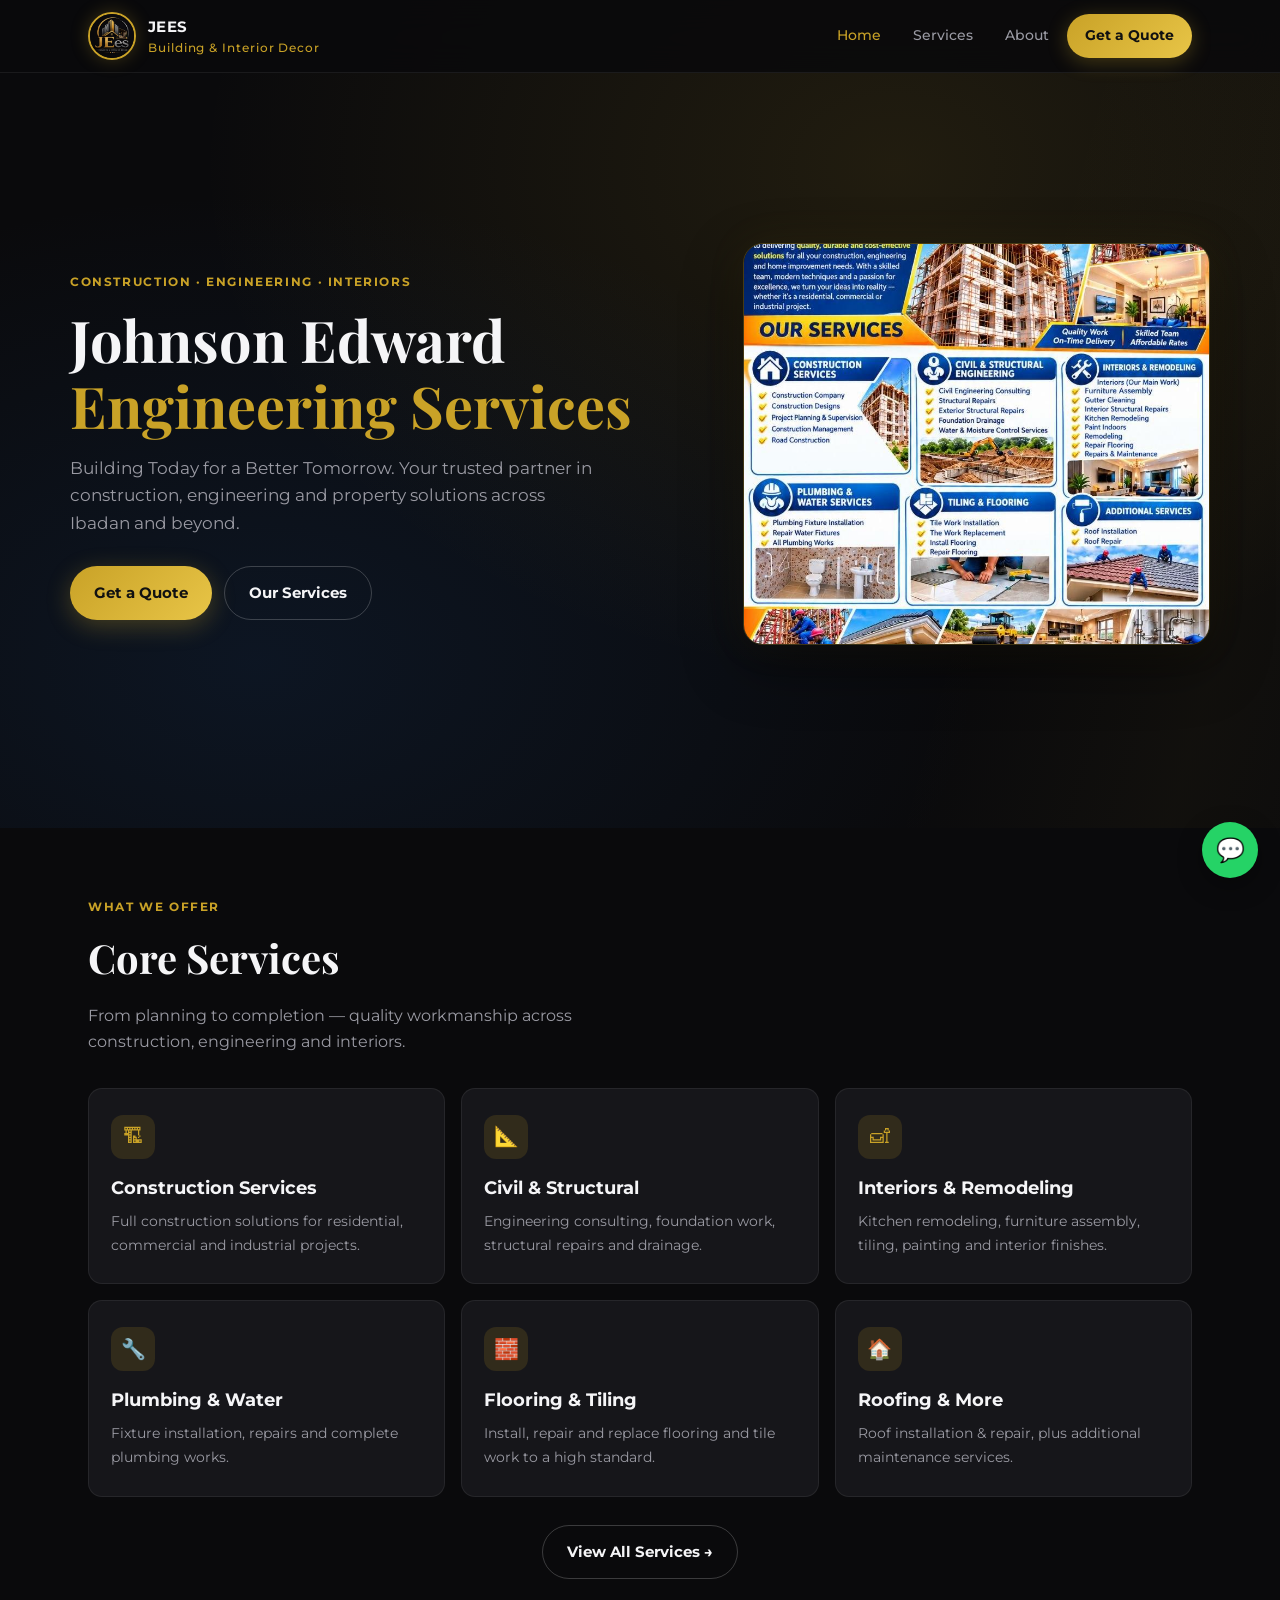
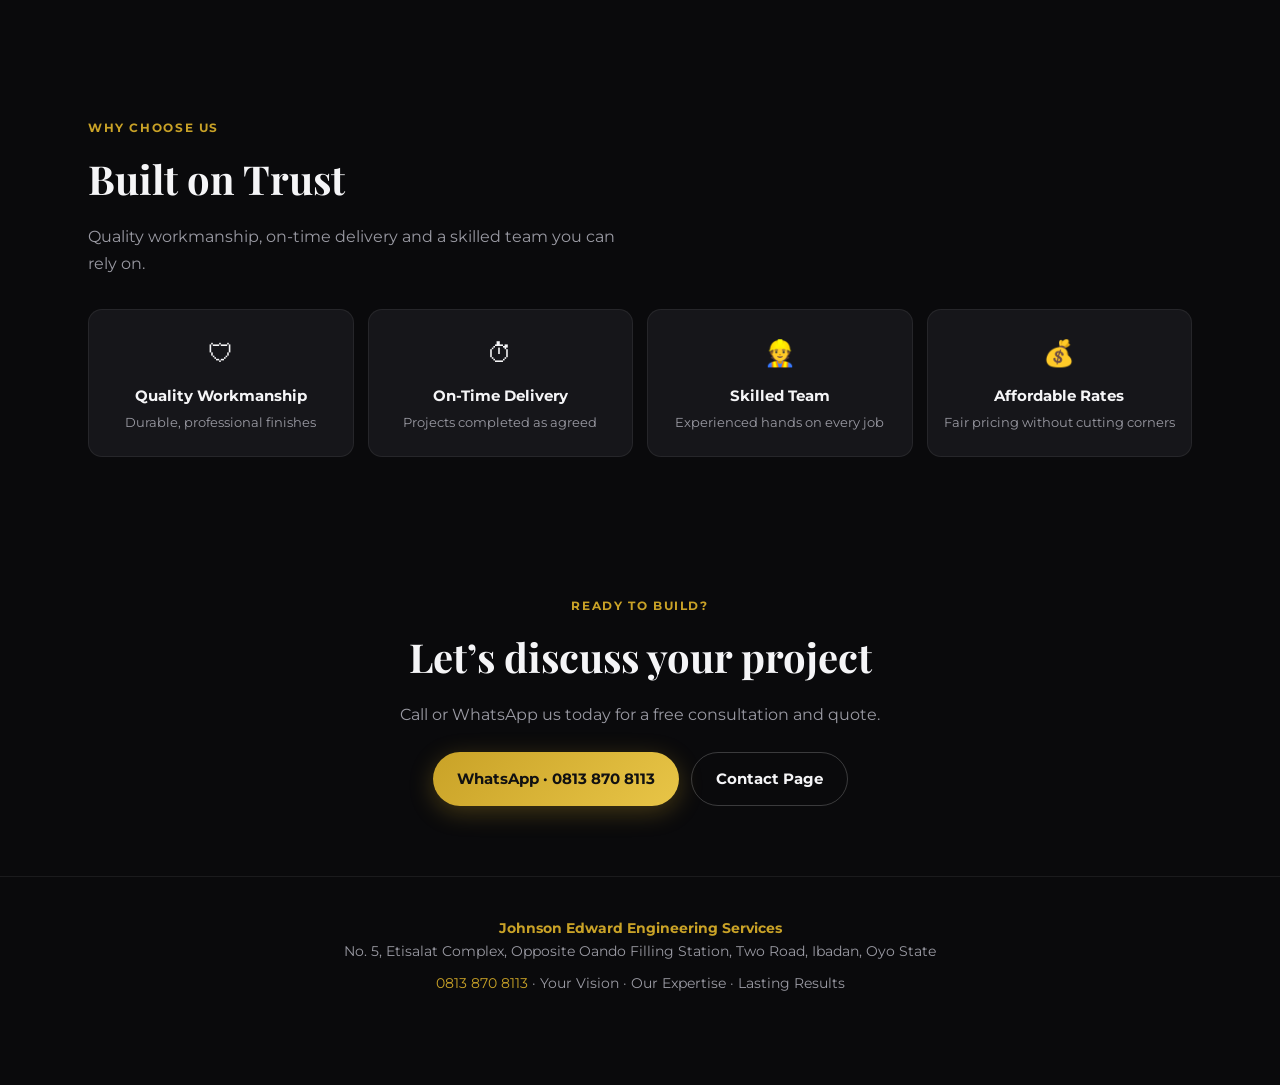
<file: index.html>
<!DOCTYPE html>
<html lang="en">
<head>
  <meta charset="UTF-8">
  <meta name="viewport" content="width=device-width, initial-scale=1.0">
  <meta name="description" content="Johnson Edward Engineering Services — Construction, Civil Engineering, Interiors & Remodeling in Ibadan, Oyo State.">
  <title>Johnson Edward Engineering Services | JEES</title>
  <link rel="stylesheet" href="styles.css">
</head>
<body>

<header class="header">
  <div class="nav">
    <a href="index.html" class="logo">
      <img src="logo.jpg" alt="JEES Logo">
      <div class="logo-text">JEES<span>Building & Interior Decor</span></div>
    </a>
    <nav class="nav-links">
      <a href="index.html" class="active">Home</a>
      <a href="services.html">Services</a>
      <a href="about.html">About</a>
      <a href="contact.html" class="nav-cta">Get a Quote</a>
    </nav>
    <button class="hamburger" id="menuBtn" type="button" aria-label="Menu"><span></span><span></span><span></span></button>
  </div>
  <div class="mobile-menu" id="mobileMenu">
    <a href="index.html">Home</a>
    <a href="services.html">Services</a>
    <a href="about.html">About</a>
    <a href="contact.html">Get a Quote</a>
    <a href="https://wa.me/2348138708113?text=Hi%2C%20I%20want%20a%20quote%20from%20JEES" target="_blank" rel="noopener">WhatsApp</a>
  </div>
</header>

<section class="hero">
  <div class="hero-inner">
    <div>
      <div class="hero-badge">Construction · Engineering · Interiors</div>
      <h1>Johnson Edward<br><span>Engineering Services</span></h1>
      <p class="lead">Building Today for a Better Tomorrow. Your trusted partner in construction, engineering and property solutions across Ibadan and beyond.</p>
      <div class="hero-actions">
        <a class="btn btn-gold" href="contact.html">Get a Quote</a>
        <a class="btn btn-outline" href="services.html">Our Services</a>
      </div>
    </div>
    <div class="hero-visual">
      <img src="flyer3.jpg" alt="Johnson Edward Engineering Services">
    </div>
  </div>
</section>

<section class="section reveal">
  <div class="section-label">What We Offer</div>
  <h2>Core Services</h2>
  <p class="sub">From planning to completion — quality workmanship across construction, engineering and interiors.</p>
  <div class="services-grid">
    <div class="service-card">
      <div class="service-icon">🏗</div>
      <h3>Construction Services</h3>
      <p>Full construction solutions for residential, commercial and industrial projects.</p>
    </div>
    <div class="service-card">
      <div class="service-icon">📐</div>
      <h3>Civil & Structural</h3>
      <p>Engineering consulting, foundation work, structural repairs and drainage.</p>
    </div>
    <div class="service-card">
      <div class="service-icon">🛋</div>
      <h3>Interiors & Remodeling</h3>
      <p>Kitchen remodeling, furniture assembly, tiling, painting and interior finishes.</p>
    </div>
    <div class="service-card">
      <div class="service-icon">🔧</div>
      <h3>Plumbing & Water</h3>
      <p>Fixture installation, repairs and complete plumbing works.</p>
    </div>
    <div class="service-card">
      <div class="service-icon">🧱</div>
      <h3>Flooring & Tiling</h3>
      <p>Install, repair and replace flooring and tile work to a high standard.</p>
    </div>
    <div class="service-card">
      <div class="service-icon">🏠</div>
      <h3>Roofing & More</h3>
      <p>Roof installation & repair, plus additional maintenance services.</p>
    </div>
  </div>
  <div style="text-align:center;margin-top:28px;">
    <a class="btn btn-outline" href="services.html">View All Services →</a>
  </div>
</section>

<section class="section reveal">
  <div class="section-label">Why Choose Us</div>
  <h2>Built on Trust</h2>
  <p class="sub">Quality workmanship, on-time delivery and a skilled team you can rely on.</p>
  <div class="why-grid">
    <div class="why-card">
      <div class="icon">🛡</div>
      <h4>Quality Workmanship</h4>
      <p>Durable, professional finishes</p>
    </div>
    <div class="why-card">
      <div class="icon">⏱</div>
      <h4>On-Time Delivery</h4>
      <p>Projects completed as agreed</p>
    </div>
    <div class="why-card">
      <div class="icon">👷</div>
      <h4>Skilled Team</h4>
      <p>Experienced hands on every job</p>
    </div>
    <div class="why-card">
      <div class="icon">💰</div>
      <h4>Affordable Rates</h4>
      <p>Fair pricing without cutting corners</p>
    </div>
  </div>
</section>

<section class="section reveal" style="text-align:center;">
  <div class="section-label">Ready to Build?</div>
  <h2>Let’s discuss your project</h2>
  <p class="sub" style="margin:0 auto 24px;">Call or WhatsApp us today for a free consultation and quote.</p>
  <div class="hero-actions" style="justify-content:center;">
    <a class="btn btn-gold" href="https://wa.me/2348138708113?text=Hi%2C%20I%20want%20a%20quote%20from%20JEES" target="_blank" rel="noopener">WhatsApp · 0813 870 8113</a>
    <a class="btn btn-outline" href="contact.html">Contact Page</a>
  </div>
</section>

<footer class="footer">
  <p><strong>Johnson Edward Engineering Services</strong></p>
  <p>No. 5, Etisalat Complex, Opposite Oando Filling Station, Two Road, Ibadan, Oyo State</p>
  <p style="margin-top:8px;"><a href="tel:+2348138708113">0813 870 8113</a> · Your Vision · Our Expertise · Lasting Results</p>
</footer>

<a class="wa-float" href="https://wa.me/2348138708113?text=Hi%2C%20I%20want%20a%20quote%20from%20JEES" target="_blank" rel="noopener" aria-label="WhatsApp">💬</a>
<script src="script.js"></script>
</body>
</html>
</file>
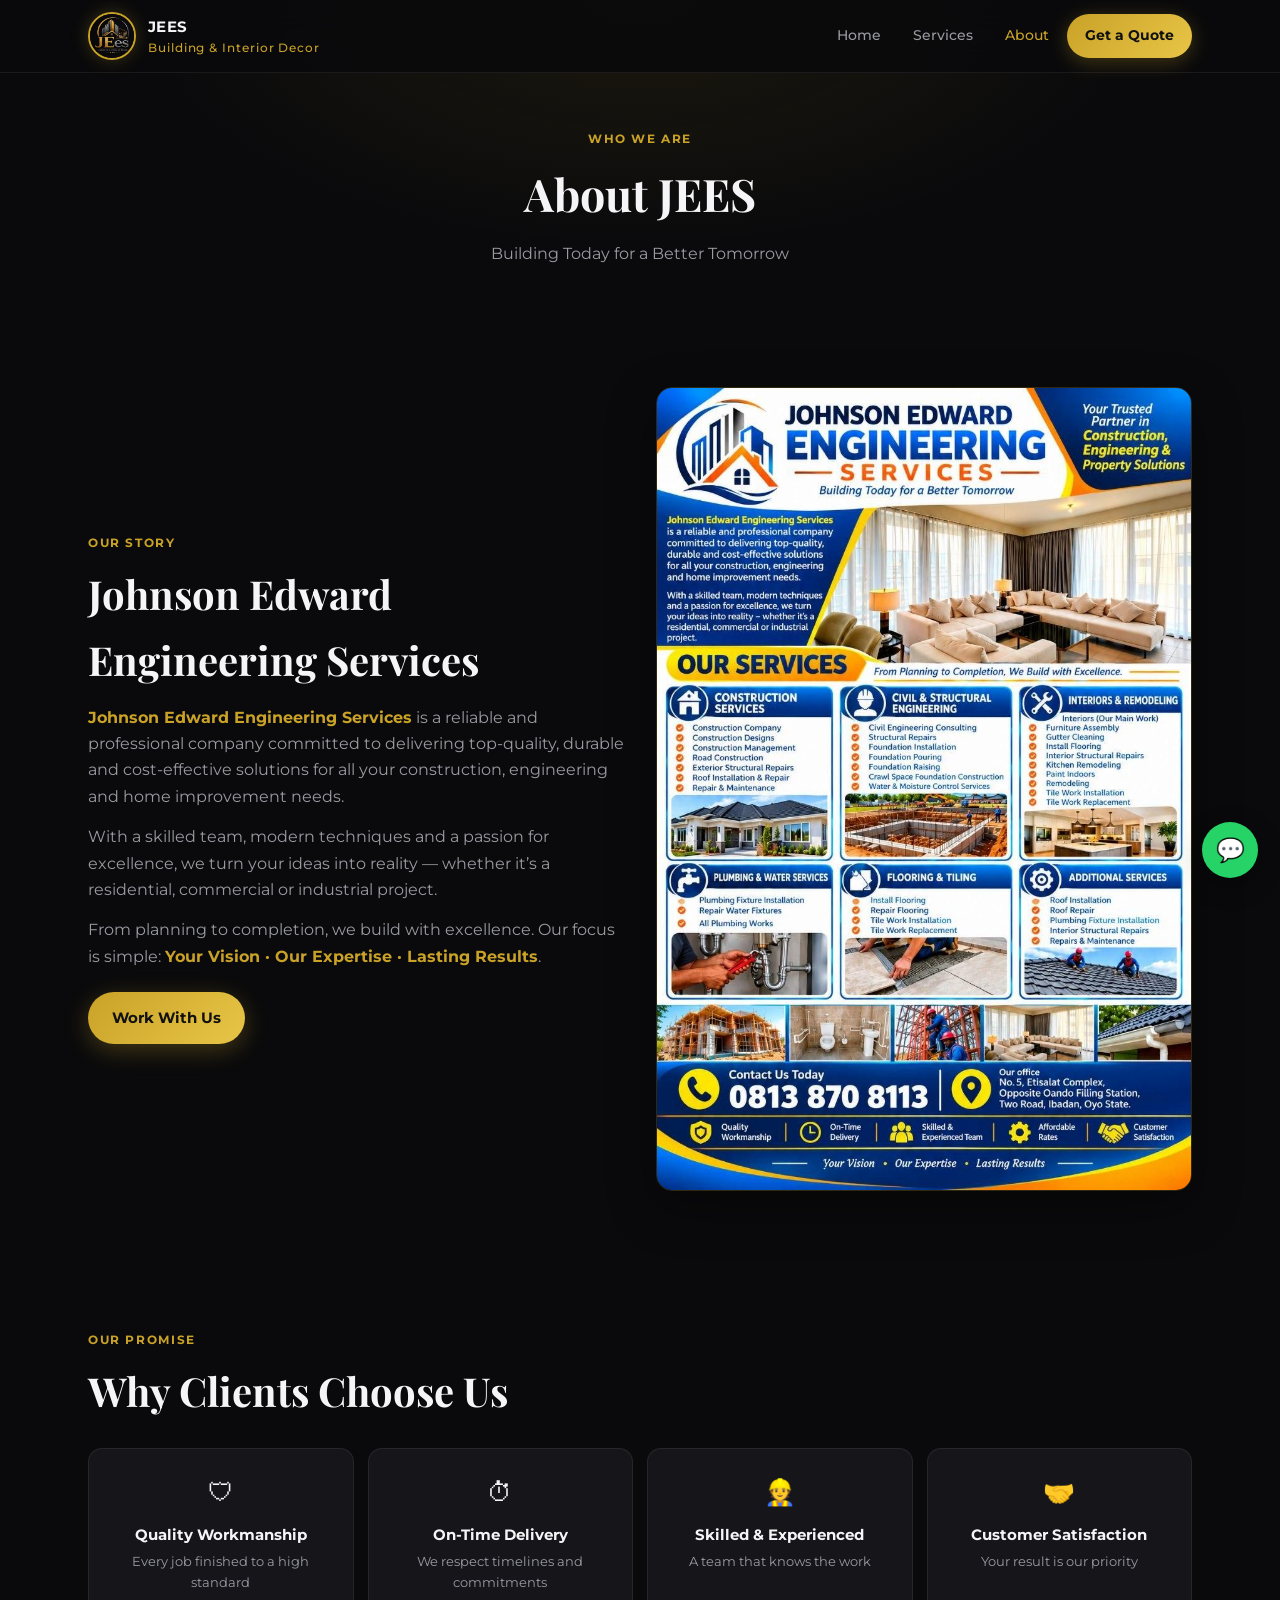
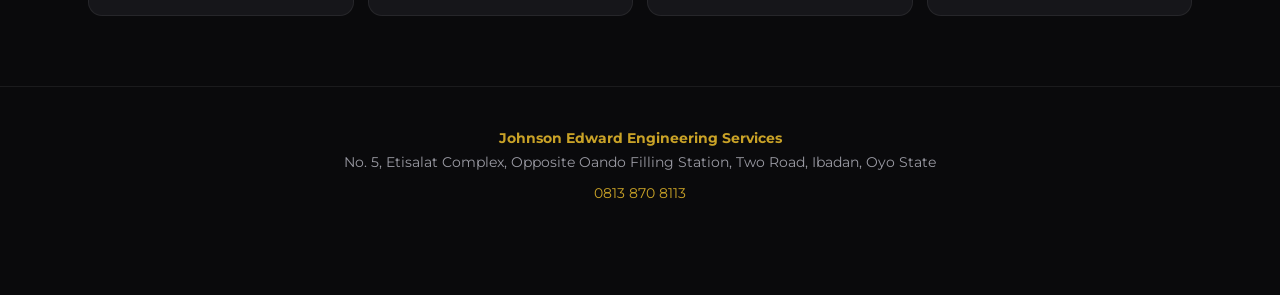
<file: about.html>
<!DOCTYPE html>
<html lang="en">
<head>
  <meta charset="UTF-8">
  <meta name="viewport" content="width=device-width, initial-scale=1.0">
  <meta name="description" content="About Johnson Edward Engineering Services — reliable construction, engineering and property solutions in Ibadan.">
  <title>About | Johnson Edward Engineering Services</title>
  <link rel="stylesheet" href="styles.css">
</head>
<body>

<header class="header">
  <div class="nav">
    <a href="index.html" class="logo">
      <img src="logo.jpg" alt="JEES Logo">
      <div class="logo-text">JEES<span>Building & Interior Decor</span></div>
    </a>
    <nav class="nav-links">
      <a href="index.html">Home</a>
      <a href="services.html">Services</a>
      <a href="about.html" class="active">About</a>
      <a href="contact.html" class="nav-cta">Get a Quote</a>
    </nav>
    <button class="hamburger" id="menuBtn" type="button" aria-label="Menu"><span></span><span></span><span></span></button>
  </div>
  <div class="mobile-menu" id="mobileMenu">
    <a href="index.html">Home</a>
    <a href="services.html">Services</a>
    <a href="about.html">About</a>
    <a href="contact.html">Get a Quote</a>
    <a href="https://wa.me/2348138708113?text=Hi%2C%20I%20want%20a%20quote%20from%20JEES" target="_blank" rel="noopener">WhatsApp</a>
  </div>
</header>

<section class="page-hero">
  <div class="section-label">Who We Are</div>
  <h1>About JEES</h1>
  <p>Building Today for a Better Tomorrow</p>
</section>

<section class="section reveal">
  <div class="about-grid">
    <div class="about-text">
      <div class="section-label">Our Story</div>
      <h2>Johnson Edward Engineering Services</h2>
      <p><strong>Johnson Edward Engineering Services</strong> is a reliable and professional company committed to delivering top-quality, durable and cost-effective solutions for all your construction, engineering and home improvement needs.</p>
      <p>With a skilled team, modern techniques and a passion for excellence, we turn your ideas into reality — whether it’s a residential, commercial or industrial project.</p>
      <p>From planning to completion, we build with excellence. Our focus is simple: <strong>Your Vision · Our Expertise · Lasting Results</strong>.</p>
      <a class="btn btn-gold" href="contact.html" style="margin-top:8px;">Work With Us</a>
    </div>
    <div class="flyer-preview">
      <img src="flyer1.jpg" alt="JEES Services Flyer">
    </div>
  </div>
</section>

<section class="section reveal">
  <div class="section-label">Our Promise</div>
  <h2>Why Clients Choose Us</h2>
  <div class="why-grid" style="margin-top:24px;">
    <div class="why-card">
      <div class="icon">🛡</div>
      <h4>Quality Workmanship</h4>
      <p>Every job finished to a high standard</p>
    </div>
    <div class="why-card">
      <div class="icon">⏱</div>
      <h4>On-Time Delivery</h4>
      <p>We respect timelines and commitments</p>
    </div>
    <div class="why-card">
      <div class="icon">👷</div>
      <h4>Skilled & Experienced</h4>
      <p>A team that knows the work</p>
    </div>
    <div class="why-card">
      <div class="icon">🤝</div>
      <h4>Customer Satisfaction</h4>
      <p>Your result is our priority</p>
    </div>
  </div>
</section>

<footer class="footer">
  <p><strong>Johnson Edward Engineering Services</strong></p>
  <p>No. 5, Etisalat Complex, Opposite Oando Filling Station, Two Road, Ibadan, Oyo State</p>
  <p style="margin-top:8px;"><a href="tel:+2348138708113">0813 870 8113</a></p>
</footer>

<a class="wa-float" href="https://wa.me/2348138708113?text=Hi%2C%20I%20want%20a%20quote%20from%20JEES" target="_blank" rel="noopener" aria-label="WhatsApp">💬</a>
<script src="script.js"></script>
</body>
</html>
</file>
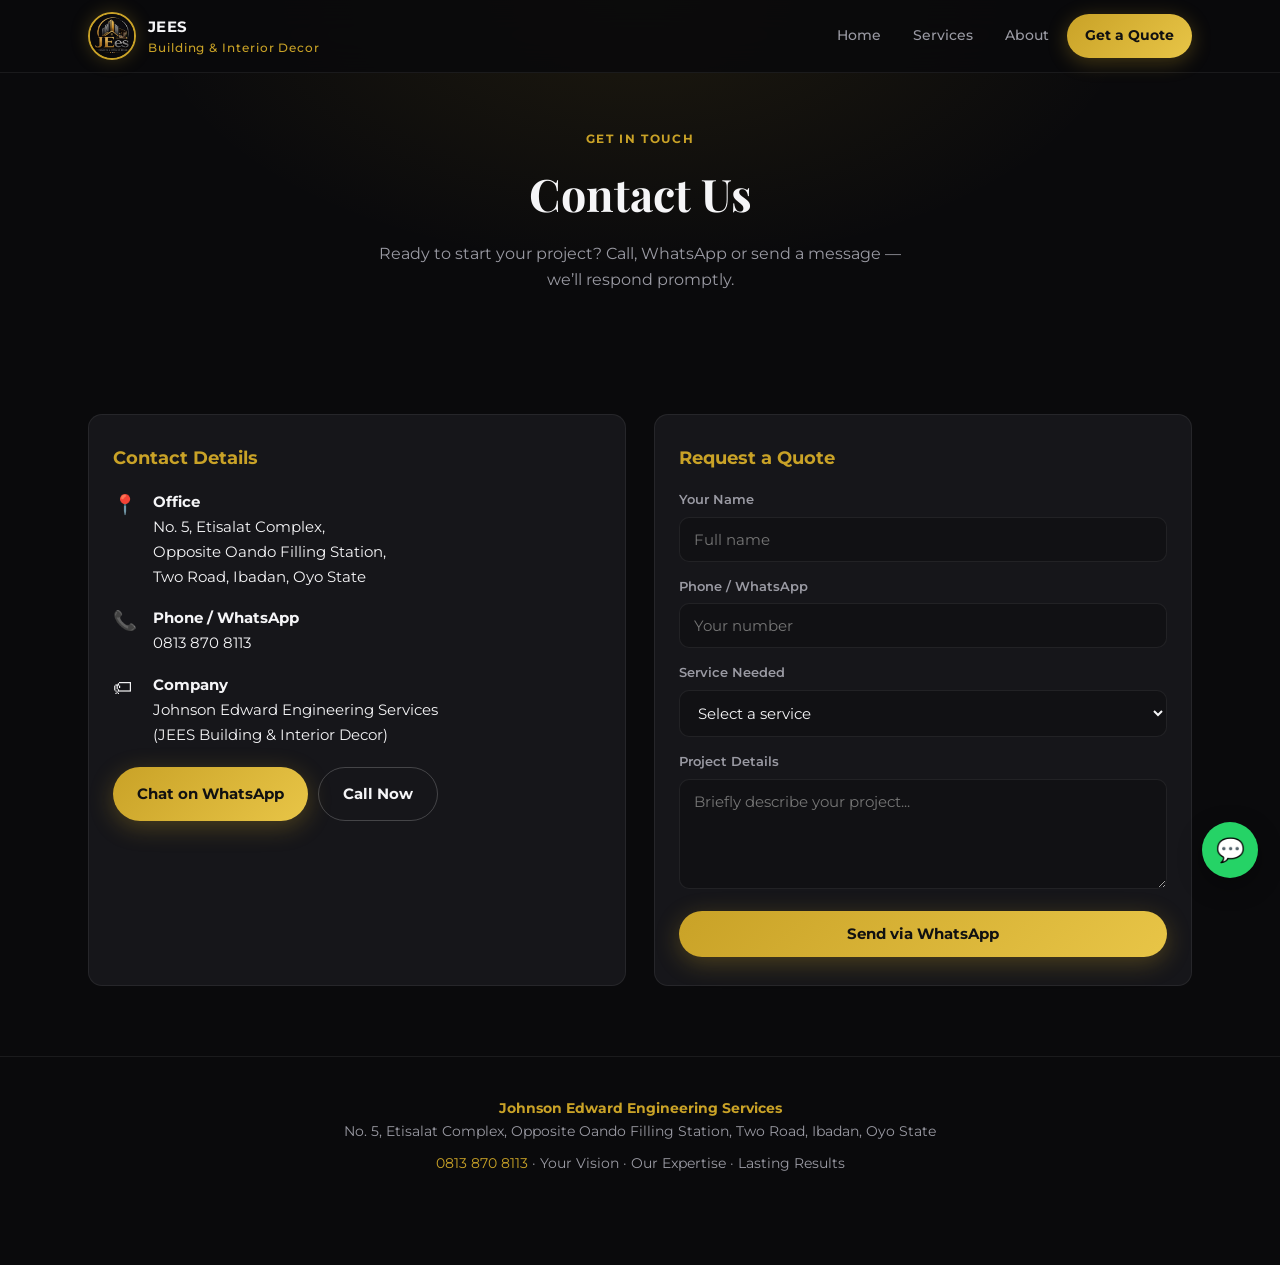
<file: contact.html>
<!DOCTYPE html>
<html lang="en">
<head>
  <meta charset="UTF-8">
  <meta name="viewport" content="width=device-width, initial-scale=1.0">
  <meta name="description" content="Contact Johnson Edward Engineering Services — Get a quote for construction, engineering and interior projects in Ibadan.">
  <title>Contact | Johnson Edward Engineering Services</title>
  <link rel="stylesheet" href="styles.css">
</head>
<body>

<header class="header">
  <div class="nav">
    <a href="index.html" class="logo">
      <img src="logo.jpg" alt="JEES Logo">
      <div class="logo-text">JEES<span>Building & Interior Decor</span></div>
    </a>
    <nav class="nav-links">
      <a href="index.html">Home</a>
      <a href="services.html">Services</a>
      <a href="about.html">About</a>
      <a href="contact.html" class="nav-cta">Get a Quote</a>
    </nav>
    <button class="hamburger" id="menuBtn" type="button" aria-label="Menu"><span></span><span></span><span></span></button>
  </div>
  <div class="mobile-menu" id="mobileMenu">
    <a href="index.html">Home</a>
    <a href="services.html">Services</a>
    <a href="about.html">About</a>
    <a href="contact.html">Get a Quote</a>
    <a href="https://wa.me/2348138708113?text=Hi%2C%20I%20want%20a%20quote%20from%20JEES" target="_blank" rel="noopener">WhatsApp</a>
  </div>
</header>

<section class="page-hero">
  <div class="section-label">Get In Touch</div>
  <h1>Contact Us</h1>
  <p>Ready to start your project? Call, WhatsApp or send a message — we’ll respond promptly.</p>
</section>

<section class="section reveal">
  <div class="contact-grid">
    <div class="contact-card">
      <h3>Contact Details</h3>
      <div class="contact-item">
        <span class="ci">📍</span>
        <div>
          <strong>Office</strong><br>
          No. 5, Etisalat Complex,<br>
          Opposite Oando Filling Station,<br>
          Two Road, Ibadan, Oyo State
        </div>
      </div>
      <div class="contact-item">
        <span class="ci">📞</span>
        <div>
          <strong>Phone / WhatsApp</strong><br>
          <a href="tel:+2348138708113">0813 870 8113</a>
        </div>
      </div>
      <div class="contact-item">
        <span class="ci">🏷</span>
        <div>
          <strong>Company</strong><br>
          Johnson Edward Engineering Services<br>
          (JEES Building & Interior Decor)
        </div>
      </div>
      <div style="margin-top:20px;display:flex;flex-wrap:wrap;gap:10px;">
        <a class="btn btn-gold" href="https://wa.me/2348138708113?text=Hi%2C%20I%20want%20a%20quote%20from%20JEES" target="_blank" rel="noopener">Chat on WhatsApp</a>
        <a class="btn btn-outline" href="tel:+2348138708113">Call Now</a>
      </div>
    </div>

    <div class="contact-card">
      <h3>Request a Quote</h3>
      <form class="contact-form" action="https://wa.me/2348138708113" method="get" target="_blank" id="quoteForm">
        <label for="name">Your Name</label>
        <input type="text" id="name" name="name" placeholder="Full name" required>

        <label for="phone">Phone / WhatsApp</label>
        <input type="tel" id="phone" name="phone" placeholder="Your number" required>

        <label for="service">Service Needed</label>
        <select id="service" name="service">
          <option value="">Select a service</option>
          <option>Construction Services</option>
          <option>Civil & Structural Engineering</option>
          <option>Interiors & Remodeling</option>
          <option>Plumbing & Water Services</option>
          <option>Flooring & Tiling</option>
          <option>Roofing & Additional Services</option>
          <option>Other / General Enquiry</option>
        </select>

        <label for="message">Project Details</label>
        <textarea id="message" name="message" placeholder="Briefly describe your project..."></textarea>

        <button type="submit" class="btn btn-gold" style="width:100%;">Send via WhatsApp</button>
      </form>
    </div>
  </div>
</section>

<footer class="footer">
  <p><strong>Johnson Edward Engineering Services</strong></p>
  <p>No. 5, Etisalat Complex, Opposite Oando Filling Station, Two Road, Ibadan, Oyo State</p>
  <p style="margin-top:8px;"><a href="tel:+2348138708113">0813 870 8113</a> · Your Vision · Our Expertise · Lasting Results</p>
</footer>

<a class="wa-float" href="https://wa.me/2348138708113?text=Hi%2C%20I%20want%20a%20quote%20from%20JEES" target="_blank" rel="noopener" aria-label="WhatsApp">💬</a>
<script src="script.js"></script>
<script>
document.getElementById('quoteForm').addEventListener('submit', function(e) {
  e.preventDefault();
  var name = document.getElementById('name').value.trim();
  var phone = document.getElementById('phone').value.trim();
  var service = document.getElementById('service').value;
  var message = document.getElementById('message').value.trim();
  var text = 'Hi JEES, I want a quote.%0A%0AName: ' + encodeURIComponent(name) +
    '%0APhone: ' + encodeURIComponent(phone) +
    '%0AService: ' + encodeURIComponent(service || 'Not specified') +
    '%0ADetails: ' + encodeURIComponent(message || '—');
  window.open('https://wa.me/2348138708113?text=' + text, '_blank');
});
</script>
</body>
</html>
</file>
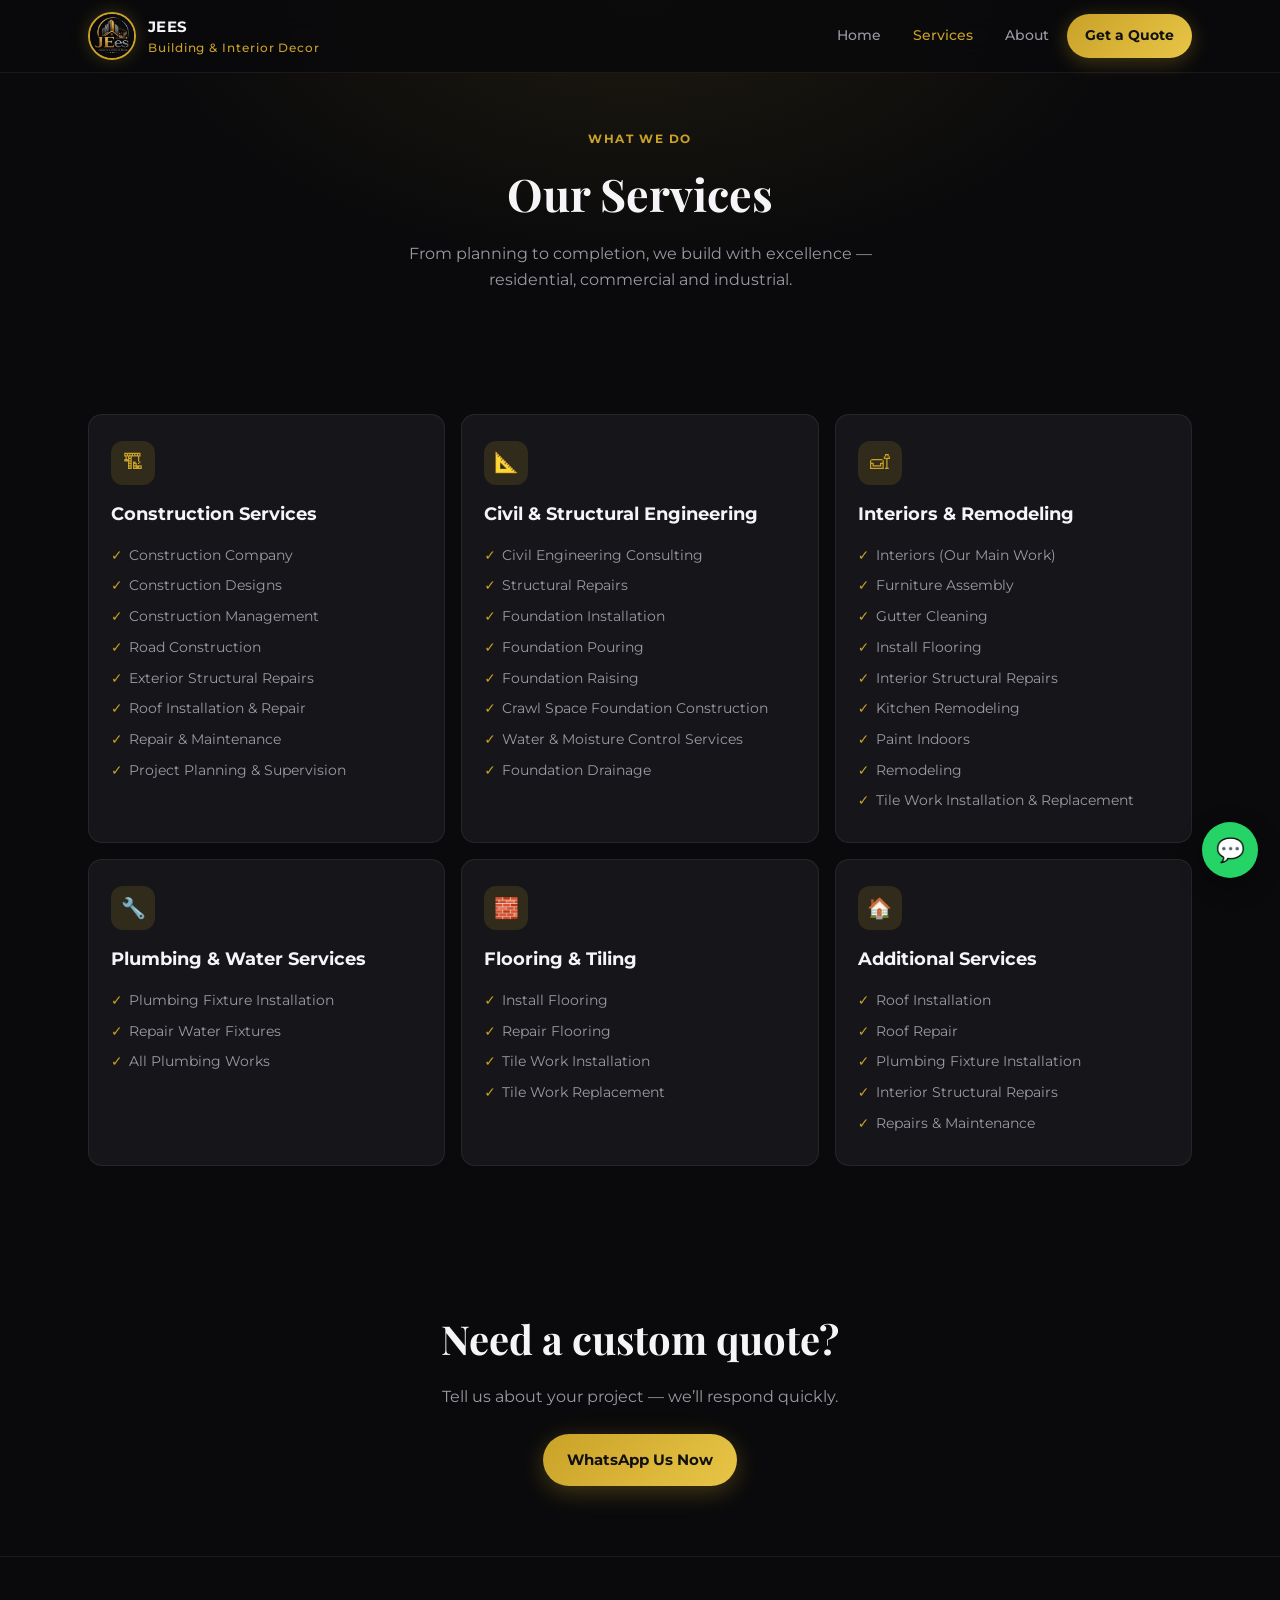
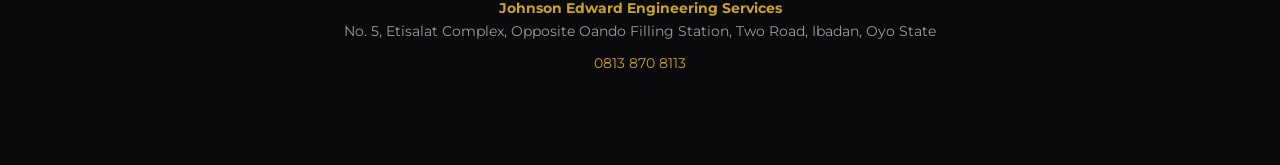
<file: services.html>
<!DOCTYPE html>
<html lang="en">
<head>
  <meta charset="UTF-8">
  <meta name="viewport" content="width=device-width, initial-scale=1.0">
  <meta name="description" content="Services by Johnson Edward Engineering Services — Construction, Civil Engineering, Interiors, Plumbing, Flooring & more.">
  <title>Services | Johnson Edward Engineering Services</title>
  <link rel="stylesheet" href="styles.css">
</head>
<body>

<header class="header">
  <div class="nav">
    <a href="index.html" class="logo">
      <img src="logo.jpg" alt="JEES Logo">
      <div class="logo-text">JEES<span>Building & Interior Decor</span></div>
    </a>
    <nav class="nav-links">
      <a href="index.html">Home</a>
      <a href="services.html" class="active">Services</a>
      <a href="about.html">About</a>
      <a href="contact.html" class="nav-cta">Get a Quote</a>
    </nav>
    <button class="hamburger" id="menuBtn" type="button" aria-label="Menu"><span></span><span></span><span></span></button>
  </div>
  <div class="mobile-menu" id="mobileMenu">
    <a href="index.html">Home</a>
    <a href="services.html">Services</a>
    <a href="about.html">About</a>
    <a href="contact.html">Get a Quote</a>
    <a href="https://wa.me/2348138708113?text=Hi%2C%20I%20want%20a%20quote%20from%20JEES" target="_blank" rel="noopener">WhatsApp</a>
  </div>
</header>

<section class="page-hero">
  <div class="section-label">What We Do</div>
  <h1>Our Services</h1>
  <p>From planning to completion, we build with excellence — residential, commercial and industrial.</p>
</section>

<section class="section reveal">
  <div class="services-grid">
    <div class="service-card">
      <div class="service-icon">🏗</div>
      <h3>Construction Services</h3>
      <ul>
        <li>Construction Company</li>
        <li>Construction Designs</li>
        <li>Construction Management</li>
        <li>Road Construction</li>
        <li>Exterior Structural Repairs</li>
        <li>Roof Installation & Repair</li>
        <li>Repair & Maintenance</li>
        <li>Project Planning & Supervision</li>
      </ul>
    </div>
    <div class="service-card">
      <div class="service-icon">📐</div>
      <h3>Civil & Structural Engineering</h3>
      <ul>
        <li>Civil Engineering Consulting</li>
        <li>Structural Repairs</li>
        <li>Foundation Installation</li>
        <li>Foundation Pouring</li>
        <li>Foundation Raising</li>
        <li>Crawl Space Foundation Construction</li>
        <li>Water & Moisture Control Services</li>
        <li>Foundation Drainage</li>
      </ul>
    </div>
    <div class="service-card">
      <div class="service-icon">🛋</div>
      <h3>Interiors & Remodeling</h3>
      <ul>
        <li>Interiors (Our Main Work)</li>
        <li>Furniture Assembly</li>
        <li>Gutter Cleaning</li>
        <li>Install Flooring</li>
        <li>Interior Structural Repairs</li>
        <li>Kitchen Remodeling</li>
        <li>Paint Indoors</li>
        <li>Remodeling</li>
        <li>Tile Work Installation & Replacement</li>
      </ul>
    </div>
    <div class="service-card">
      <div class="service-icon">🔧</div>
      <h3>Plumbing & Water Services</h3>
      <ul>
        <li>Plumbing Fixture Installation</li>
        <li>Repair Water Fixtures</li>
        <li>All Plumbing Works</li>
      </ul>
    </div>
    <div class="service-card">
      <div class="service-icon">🧱</div>
      <h3>Flooring & Tiling</h3>
      <ul>
        <li>Install Flooring</li>
        <li>Repair Flooring</li>
        <li>Tile Work Installation</li>
        <li>Tile Work Replacement</li>
      </ul>
    </div>
    <div class="service-card">
      <div class="service-icon">🏠</div>
      <h3>Additional Services</h3>
      <ul>
        <li>Roof Installation</li>
        <li>Roof Repair</li>
        <li>Plumbing Fixture Installation</li>
        <li>Interior Structural Repairs</li>
        <li>Repairs & Maintenance</li>
      </ul>
    </div>
  </div>
</section>

<section class="section reveal" style="text-align:center;">
  <h2>Need a custom quote?</h2>
  <p class="sub" style="margin:0 auto 24px;">Tell us about your project — we’ll respond quickly.</p>
  <a class="btn btn-gold" href="https://wa.me/2348138708113?text=Hi%2C%20I%20want%20a%20quote%20from%20JEES" target="_blank" rel="noopener">WhatsApp Us Now</a>
</section>

<footer class="footer">
  <p><strong>Johnson Edward Engineering Services</strong></p>
  <p>No. 5, Etisalat Complex, Opposite Oando Filling Station, Two Road, Ibadan, Oyo State</p>
  <p style="margin-top:8px;"><a href="tel:+2348138708113">0813 870 8113</a></p>
</footer>

<a class="wa-float" href="https://wa.me/2348138708113?text=Hi%2C%20I%20want%20a%20quote%20from%20JEES" target="_blank" rel="noopener" aria-label="WhatsApp">💬</a>
<script src="script.js"></script>
</body>
</html>
</file>
<file: styles.css>
@import url('https://fonts.googleapis.com/css2?family=Montserrat:wght@400;500;600;700;800&family=Playfair+Display:wght@600;700&display=swap');

:root {
  --bg: #0a0a0c;
  --bg2: #111114;
  --card: #16161a;
  --gold: #c9a227;
  --gold-light: #e8c547;
  --gold-dim: rgba(201, 162, 39, 0.15);
  --blue: #1a4a8a;
  --blue-deep: #0d2b52;
  --text: #f5f5f7;
  --muted: #9a9aa3;
  --line: rgba(255,255,255,0.07);
  --radius: 14px;
}

* { margin: 0; padding: 0; box-sizing: border-box; }
html { scroll-behavior: smooth; }
body {
  font-family: 'Montserrat', system-ui, sans-serif;
  background: var(--bg);
  color: var(--text);
  line-height: 1.65;
  overflow-x: hidden;
}
img { max-width: 100%; display: block; }
a { text-decoration: none; color: inherit; }

/* HEADER */
.header {
  position: fixed; top: 0; left: 0; right: 0; z-index: 100;
  background: rgba(10,10,12,0.88);
  backdrop-filter: blur(16px);
  border-bottom: 1px solid var(--line);
}
.nav {
  max-width: 1140px; margin: 0 auto;
  padding: 12px 18px;
  display: flex; align-items: center; justify-content: space-between; gap: 12px;
}
.logo {
  display: flex; align-items: center; gap: 12px;
  font-weight: 700; font-size: 0.95rem; letter-spacing: 0.03em;
}
.logo img {
  width: 48px; height: 48px; border-radius: 50%;
  object-fit: cover; border: 2px solid var(--gold);
  box-shadow: 0 0 18px rgba(201,162,39,0.25);
}
.logo-text span { color: var(--gold); display: block; font-size: 0.72rem; font-weight: 500; letter-spacing: 0.08em; }
.nav-links { display: flex; gap: 4px; align-items: center; }
.nav-links a {
  padding: 9px 14px; font-size: 0.88rem; font-weight: 500; color: var(--muted);
  border-radius: 8px; transition: 0.25s;
}
.nav-links a:hover, .nav-links a.active { color: var(--gold); }
.nav-cta {
  background: linear-gradient(135deg, var(--gold), var(--gold-light)) !important;
  color: #111 !important; font-weight: 700 !important;
  border-radius: 999px !important; padding: 10px 18px !important;
  box-shadow: 0 4px 20px rgba(201,162,39,0.3);
}
.nav-cta:hover { filter: brightness(1.08); transform: translateY(-1px); }

.hamburger {
  display: none; width: 44px; height: 44px;
  border: 1px solid var(--line); border-radius: 10px;
  background: transparent; cursor: pointer;
  flex-direction: column; align-items: center; justify-content: center; gap: 5px;
}
.hamburger span {
  display: block; width: 20px; height: 2px;
  background: var(--gold); transition: 0.3s;
}
.hamburger.open span:nth-child(1) { transform: translateY(7px) rotate(45deg); }
.hamburger.open span:nth-child(2) { opacity: 0; }
.hamburger.open span:nth-child(3) { transform: translateY(-7px) rotate(-45deg); }

.mobile-menu {
  display: none !important; flex-direction: column;
  background: #0e0e11; border-top: 1px solid var(--line);
  padding: 8px 18px 16px;
}
.mobile-menu.open { display: flex !important; }
.mobile-menu a {
  padding: 14px 6px; border-bottom: 1px solid var(--line);
  font-weight: 500; transition: 0.2s;
}
.mobile-menu a:hover { color: var(--gold); padding-left: 12px; }

@media (max-width: 820px) {
  .nav-links { display: none; }
  .hamburger { display: flex; }
}

/* HERO */
.hero {
  min-height: 92vh;
  display: flex; align-items: center;
  padding: 120px 18px 60px;
  position: relative;
  background:
    radial-gradient(ellipse at 70% 20%, rgba(201,162,39,0.12), transparent 55%),
    radial-gradient(ellipse at 20% 80%, rgba(26,74,138,0.18), transparent 50%),
    var(--bg);
  overflow: hidden;
}
.hero::before {
  content: '';
  position: absolute; inset: 0;
  background: linear-gradient(105deg, transparent 40%, rgba(201,162,39,0.04) 50%, transparent 60%);
  background-size: 200% 100%;
  animation: sweep 8s ease-in-out infinite;
  pointer-events: none;
}
@keyframes sweep {
  0% { background-position: 100% 0; }
  100% { background-position: -100% 0; }
}
.hero-inner {
  max-width: 1140px; margin: 0 auto; width: 100%;
  display: grid; gap: 40px; align-items: center;
}
@media (min-width: 860px) {
  .hero-inner { grid-template-columns: 1.15fr 0.85fr; }
}
.hero-badge {
  display: inline-block;
  font-size: 0.72rem; font-weight: 700; letter-spacing: 0.14em;
  text-transform: uppercase; color: var(--gold);
  margin-bottom: 14px;
}
.hero h1 {
  font-family: 'Playfair Display', serif;
  font-size: clamp(2.2rem, 5.5vw, 3.6rem);
  line-height: 1.15; margin-bottom: 16px;
}
.hero h1 span { color: var(--gold); }
.hero .lead {
  color: var(--muted); font-size: 1.05rem; max-width: 48ch; margin-bottom: 28px;
}
.hero-actions { display: flex; flex-wrap: wrap; gap: 12px; }
.hero-visual {
  position: relative;
  border-radius: 20px;
  overflow: hidden;
  border: 1px solid rgba(201,162,39,0.25);
  box-shadow: 0 20px 60px rgba(0,0,0,0.45), 0 0 40px rgba(201,162,39,0.08);
}
.hero-visual img { width: 100%; height: 340px; object-fit: cover; }
@media (min-width: 860px) {
  .hero-visual img { height: 400px; }
}

/* BUTTONS */
.btn {
  display: inline-flex; align-items: center; justify-content: center; gap: 8px;
  padding: 14px 24px; border-radius: 999px;
  font-size: 0.92rem; font-weight: 700; font-family: inherit;
  border: none; cursor: pointer; transition: 0.3s;
}
.btn-gold {
  background: linear-gradient(135deg, var(--gold), var(--gold-light));
  color: #111;
  box-shadow: 0 6px 24px rgba(201,162,39,0.3);
}
.btn-gold:hover { transform: translateY(-3px); box-shadow: 0 10px 32px rgba(201,162,39,0.4); }
.btn-outline {
  background: transparent; color: var(--text);
  border: 1.5px solid rgba(255,255,255,0.2);
}
.btn-outline:hover { border-color: var(--gold); color: var(--gold); }

/* SECTIONS */
.section {
  max-width: 1140px; margin: 0 auto;
  padding: 70px 18px;
}
.section-label {
  font-size: 0.72rem; font-weight: 700; letter-spacing: 0.14em;
  text-transform: uppercase; color: var(--gold); margin-bottom: 8px;
}
.section h2 {
  font-family: 'Playfair Display', serif;
  font-size: clamp(1.8rem, 4vw, 2.5rem);
  margin-bottom: 12px;
}
.section .sub { color: var(--muted); max-width: 50ch; margin-bottom: 32px; }

/* SERVICE CARDS */
.services-grid {
  display: grid; gap: 16px;
  grid-template-columns: 1fr;
}
@media (min-width: 640px) { .services-grid { grid-template-columns: 1fr 1fr; } }
@media (min-width: 960px) { .services-grid { grid-template-columns: 1fr 1fr 1fr; } }

.service-card {
  background: var(--card);
  border: 1px solid var(--line);
  border-radius: var(--radius);
  padding: 26px 22px;
  transition: 0.35s cubic-bezier(0.16,1,0.3,1);
  position: relative; overflow: hidden;
}
.service-card::before {
  content: '';
  position: absolute; top: 0; left: 0; right: 0; height: 3px;
  background: linear-gradient(90deg, var(--gold), transparent);
  opacity: 0; transition: 0.3s;
}
.service-card:hover {
  transform: translateY(-6px);
  border-color: rgba(201,162,39,0.3);
  box-shadow: 0 16px 40px rgba(0,0,0,0.35), 0 0 30px rgba(201,162,39,0.08);
}
.service-card:hover::before { opacity: 1; }
.service-icon {
  width: 44px; height: 44px; border-radius: 12px;
  background: var(--gold-dim);
  display: flex; align-items: center; justify-content: center;
  font-size: 1.25rem; margin-bottom: 14px;
  color: var(--gold);
}
.service-card h3 {
  font-size: 1.1rem; font-weight: 700; margin-bottom: 8px;
}
.service-card p { color: var(--muted); font-size: 0.9rem; }
.service-card ul {
  list-style: none; margin-top: 12px;
}
.service-card ul li {
  font-size: 0.86rem; color: var(--muted);
  padding: 4px 0 4px 18px;
  position: relative;
}
.service-card ul li::before {
  content: '✓';
  position: absolute; left: 0; color: var(--gold); font-weight: 700;
}

/* WHY US */
.why-grid {
  display: grid; gap: 14px;
  grid-template-columns: 1fr 1fr;
}
@media (min-width: 700px) { .why-grid { grid-template-columns: repeat(4, 1fr); } }
.why-card {
  background: var(--card);
  border: 1px solid var(--line);
  border-radius: var(--radius);
  padding: 22px 16px; text-align: center;
  transition: 0.3s;
}
.why-card:hover { border-color: rgba(201,162,39,0.3); transform: translateY(-4px); }
.why-card .icon { font-size: 1.6rem; margin-bottom: 10px; }
.why-card h4 { font-size: 0.92rem; font-weight: 700; margin-bottom: 4px; }
.why-card p { font-size: 0.8rem; color: var(--muted); }

/* ABOUT */
.about-grid {
  display: grid; gap: 32px; align-items: center;
}
@media (min-width: 800px) { .about-grid { grid-template-columns: 1fr 1fr; } }
.about-text p { color: var(--muted); margin-bottom: 14px; }
.about-text p strong { color: var(--gold); }
.flyer-preview {
  border-radius: 16px; overflow: hidden;
  border: 1px solid rgba(201,162,39,0.2);
  box-shadow: 0 16px 48px rgba(0,0,0,0.4);
}
.flyer-preview img { width: 100%; height: auto; }

/* CONTACT */
.contact-grid {
  display: grid; gap: 28px;
}
@media (min-width: 800px) { .contact-grid { grid-template-columns: 1fr 1fr; } }
.contact-card {
  background: var(--card);
  border: 1px solid var(--line);
  border-radius: var(--radius);
  padding: 28px 24px;
}
.contact-card h3 { font-size: 1.15rem; margin-bottom: 16px; color: var(--gold); }
.contact-item {
  display: flex; gap: 12px; align-items: flex-start;
  margin-bottom: 16px; font-size: 0.95rem;
}
.contact-item .ci { font-size: 1.2rem; min-width: 28px; }
.contact-item a { color: var(--text); transition: 0.2s; }
.contact-item a:hover { color: var(--gold); }

.contact-form label {
  display: block; font-size: 0.82rem; font-weight: 600;
  margin-bottom: 6px; color: var(--muted);
}
.contact-form input,
.contact-form textarea,
.contact-form select {
  width: 100%; padding: 12px 14px;
  background: var(--bg2); border: 1px solid var(--line);
  border-radius: 10px; color: var(--text);
  font-family: inherit; font-size: 0.95rem;
  margin-bottom: 14px; outline: none; transition: 0.25s;
}
.contact-form input:focus,
.contact-form textarea:focus,
.contact-form select:focus {
  border-color: var(--gold);
  box-shadow: 0 0 0 3px var(--gold-dim);
}
.contact-form textarea { min-height: 110px; resize: vertical; }

/* FOOTER */
.footer {
  border-top: 1px solid var(--line);
  padding: 40px 18px 90px;
  text-align: center;
  color: var(--muted); font-size: 0.88rem;
}
.footer strong { color: var(--gold); }
.footer a { color: var(--gold); }

/* FLOAT WHATSAPP */
.wa-float {
  position: fixed; bottom: 22px; right: 22px;
  width: 56px; height: 56px;
  background: #25d366; color: #fff;
  border-radius: 50%;
  display: flex; align-items: center; justify-content: center;
  font-size: 1.45rem; z-index: 90;
  box-shadow: 0 0 0 0 rgba(37,211,102,0.45), 0 8px 24px rgba(0,0,0,0.35);
  animation: waPulse 2.4s ease-in-out infinite;
  transition: 0.3s;
}
.wa-float:hover { transform: scale(1.1); }
@keyframes waPulse {
  0%, 100% { box-shadow: 0 0 0 0 rgba(37,211,102,0.4), 0 8px 24px rgba(0,0,0,0.35); }
  50% { box-shadow: 0 0 0 12px rgba(37,211,102,0), 0 8px 24px rgba(0,0,0,0.35); }
}

/* REVEAL */
.reveal {
  opacity: 0; transform: translateY(36px);
  transition: opacity 0.75s cubic-bezier(0.16,1,0.3,1), transform 0.75s cubic-bezier(0.16,1,0.3,1);
}
.reveal.visible { opacity: 1; transform: translateY(0); }

/* PAGE HERO (inner pages) */
.page-hero {
  padding: 130px 18px 50px;
  background:
    radial-gradient(ellipse at 50% 0%, rgba(201,162,39,0.1), transparent 55%),
    var(--bg);
  text-align: center;
}
.page-hero h1 {
  font-family: 'Playfair Display', serif;
  font-size: clamp(1.9rem, 4.5vw, 2.8rem);
  margin-bottom: 10px;
}
.page-hero p { color: var(--muted); max-width: 48ch; margin: 0 auto; }
</file>
